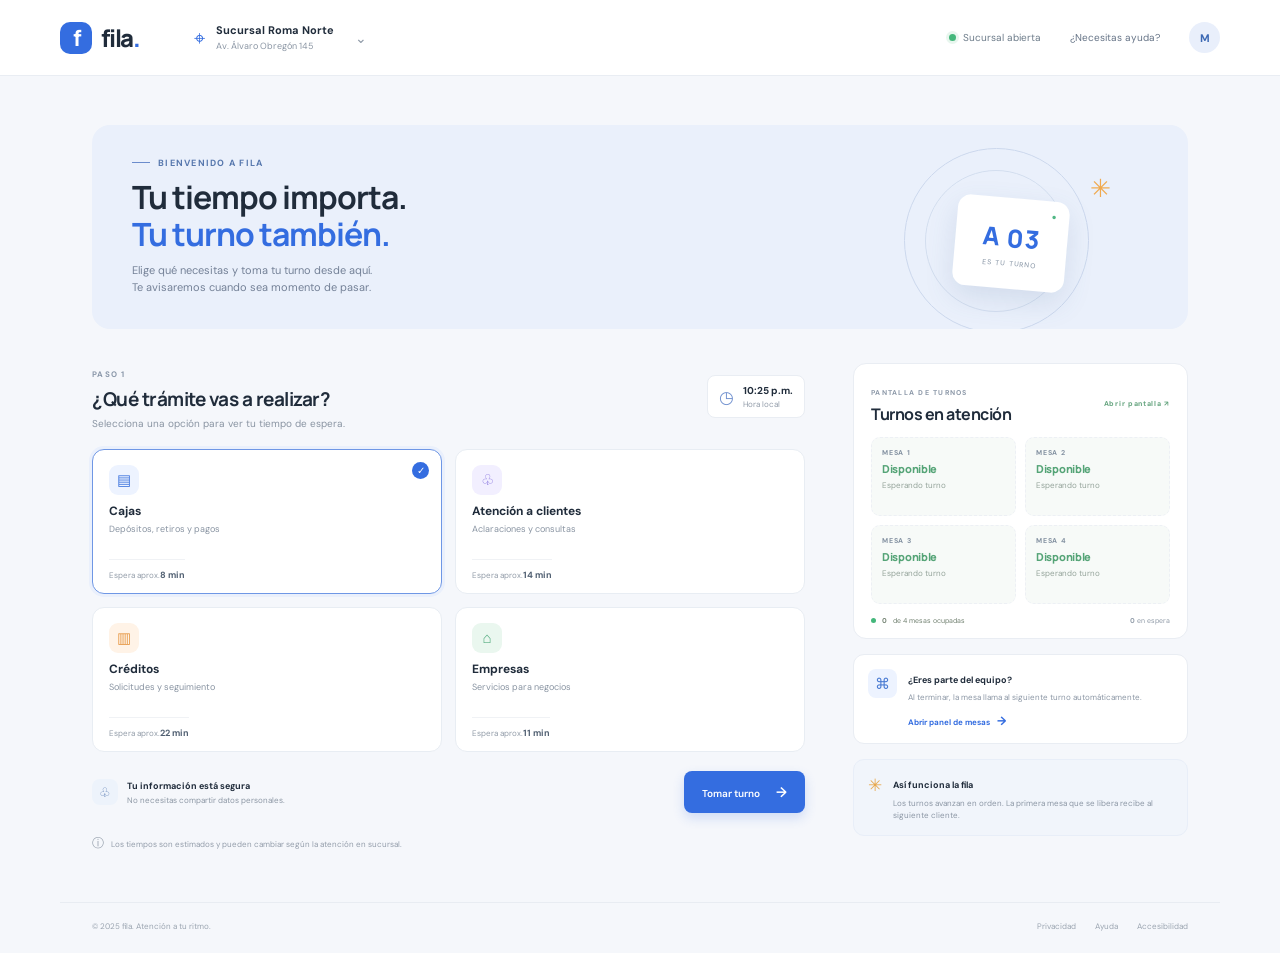
<file: index.html>
<!doctype html>
<html lang="es">
<head>
  <meta charset="utf-8"><meta name="viewport" content="width=device-width,initial-scale=1"><meta name="theme-color" content="#f5f7fb">
  <title>Fila — turnos sin filas</title>
  <link rel="preconnect" href="https://fonts.googleapis.com"><link rel="preconnect" href="https://fonts.gstatic.com" crossorigin><link href="https://fonts.googleapis.com/css2?family=DM+Sans:wght@400;500;600;700&family=Manrope:wght@400;500;600;700;800&display=swap" rel="stylesheet"><link rel="stylesheet" href="styles.css">
</head>
<body>
  <header class="topbar"><a class="brand" href="#"><span class="brand-icon">f</span>fila<span class="brand-period">.</span></a><div class="branch"><span class="branch-pin">⌖</span><div><b>Sucursal Roma Norte</b><small>Av. Álvaro Obregón 145</small></div><button aria-label="Cambiar sucursal">⌄</button></div><div class="top-right"><span class="open-status"><i></i> Sucursal abierta</span><button class="help-button" id="helpBtn">¿Necesitas ayuda?</button><div class="avatar">M</div></div></header>
  <main>
    <section class="welcome"><div><div class="eyebrow"><span></span> BIENVENIDO A FILA</div><h1>Tu tiempo importa.<br><em>Tu turno también.</em></h1><p>Elige qué necesitas y toma tu turno desde aquí.<br>Te avisaremos cuando sea momento de pasar.</p></div><div class="welcome-art" aria-hidden="true"><div class="art-ring ring-a"></div><div class="art-ring ring-b"></div><div class="art-card"><span>●</span><b>A 03</b><small>ES TU TURNO</small></div><div class="art-spark">✳</div></div></section>
    <section class="content-grid"><div class="left-column"><div class="section-title"><div><span class="step-label">PASO 1</span><h2>¿Qué trámite vas a realizar?</h2><p>Selecciona una opción para ver tu tiempo de espera.</p></div><div class="today"><span>◷</span><div><b id="currentTime">--:--</b><small>Hora local</small></div></div></div>
      <div class="service-grid" id="serviceGrid"><button class="service-card selected" data-service="Cajas" data-prefix="C" data-wait="8"><span class="service-icon blue">▤</span><span class="service-name">Cajas</span><span class="service-description">Depósitos, retiros y pagos</span><span class="service-footer"><span>Espera aprox.</span><b>8 min</b></span></button><button class="service-card" data-service="Atención a clientes" data-prefix="A" data-wait="14"><span class="service-icon violet">♧</span><span class="service-name">Atención a clientes</span><span class="service-description">Aclaraciones y consultas</span><span class="service-footer"><span>Espera aprox.</span><b>14 min</b></span></button><button class="service-card" data-service="Créditos" data-prefix="R" data-wait="22"><span class="service-icon orange">▥</span><span class="service-name">Créditos</span><span class="service-description">Solicitudes y seguimiento</span><span class="service-footer"><span>Espera aprox.</span><b>22 min</b></span></button><button class="service-card" data-service="Empresas" data-prefix="E" data-wait="11"><span class="service-icon green">⌂</span><span class="service-name">Empresas</span><span class="service-description">Servicios para negocios</span><span class="service-footer"><span>Espera aprox.</span><b>11 min</b></span></button></div>
      <div class="take-row"><div class="secure-note"><span>♧</span><div><b>Tu información está segura</b><small>No necesitas compartir datos personales.</small></div></div><button class="take-button" id="takeTurn">Tomar turno <span>→</span></button></div>
      <section class="ticket-panel hidden" id="ticketPanel"><div class="ticket-check">✓</div><div class="ticket-copy"><span class="step-label" id="ticketStatus">TU TURNO ESTÁ LISTO</span><h3 id="ticketHeading">Ya estás en la fila.</h3><p id="ticketMessage">Quédate donde estás; puedes seguir el avance en esta pantalla.</p><p id="ticketCountMessage">Tienes 1 turno activo en esta página.</p></div><div class="ticket-number"><small>Tu número</small><strong id="ticketNumber">1</strong><span id="ticketService">Cajas</span></div><div class="ticket-wait"><span>◷</span><b id="ticketWait">En espera</b><small id="ticketDesk">Turno en fila</small></div><button class="cancel-ticket" id="cancelTicket" aria-label="Cancelar turno">×</button></section>
      <div class="footnote"><span>ⓘ</span> Los tiempos son estimados y pueden cambiar según la atención en sucursal.</div>
    </div>
    <aside class="right-column"><div class="now-card"><div class="now-header"><div><span class="eyebrow">PANTALLA DE TURNOS</span><h2>Turnos en atención</h2></div><a class="live display-link" href="pantalla.html" target="_blank">Abrir pantalla ↗</a></div><div class="desk-board" id="deskBoard" aria-live="polite"></div><div class="queue-footer"><span><i></i> <b id="busyCount">0</b> de 4 mesas ocupadas</span><span><b id="waitingCount">0</b> en espera</span></div></div><div class="admin-card"><div class="admin-icon">⌘</div><div><b>¿Eres parte del equipo?</b><p>Al terminar, la mesa llama al siguiente turno automáticamente.</p><button id="adminBtn">Abrir panel de mesas <span>→</span></button></div></div><div class="tip-card"><span class="tip-icon">✳</span><div><b>Así funciona la fila</b><p>Los turnos avanzan en orden. La primera mesa que se libera recibe al siguiente cliente.</p></div></div></aside></section>
  </main><footer><span>© 2025 fila. Atención a tu ritmo.</span><div><a href="#privacidad">Privacidad</a><a href="#ayuda">Ayuda</a><a href="#accesibilidad">Accesibilidad</a></div></footer>
  <dialog id="adminDialog" class="dialog"><form method="dialog"><button class="close-dialog" aria-label="Cerrar">×</button><span class="step-label">PANEL DE ATENCIÓN · DEMO</span><h2>Control de mesas</h2><p>Al terminar una atención, la mesa queda libre y recibe automáticamente al primer turno en espera.</p><div class="admin-queues" id="adminDeskList"></div></form></dialog>
  <div class="toast" id="toast" role="status" aria-live="polite"></div><script src="app.js"></script>
</body></html>
</file>
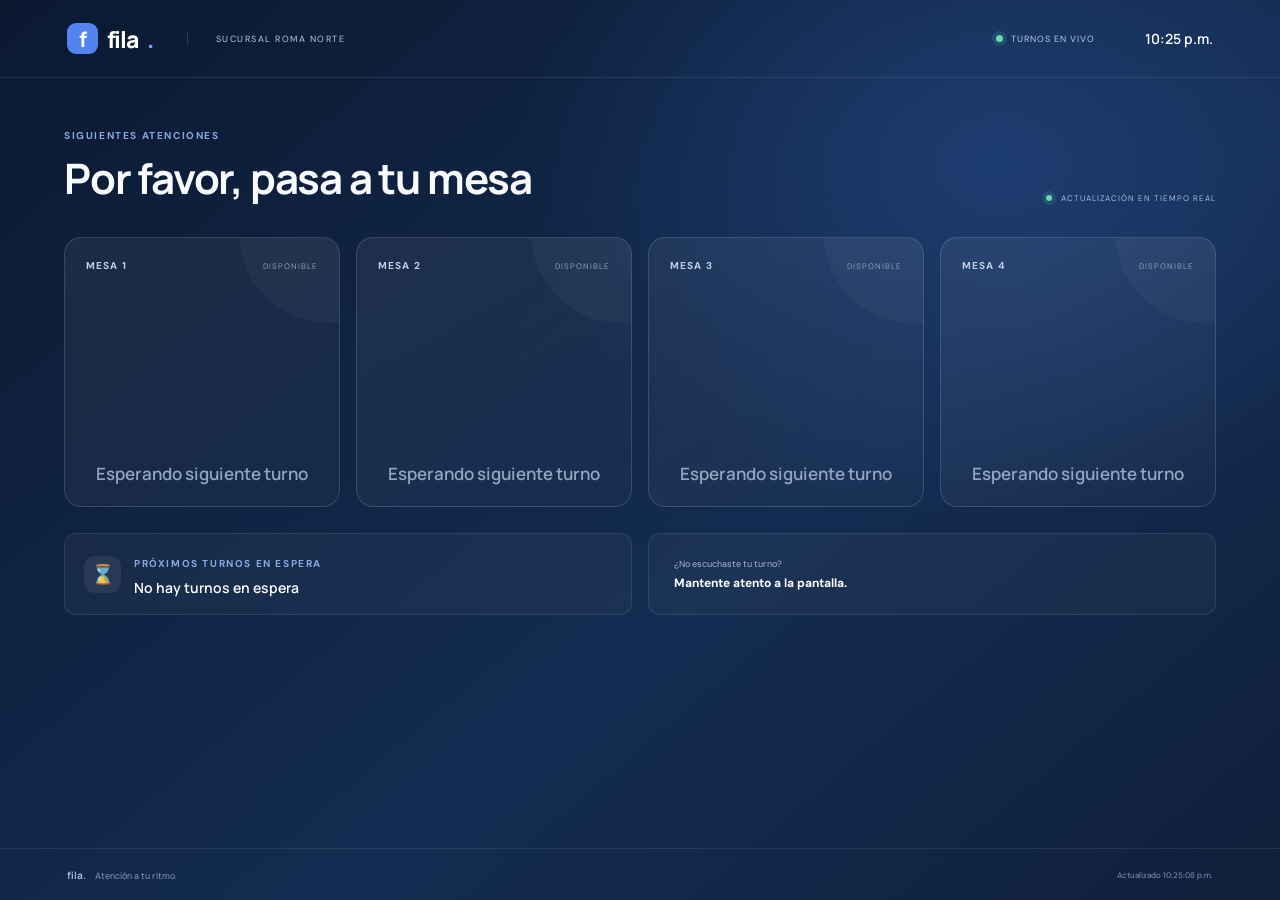
<file: pantalla.html>
<!doctype html>
<html lang="es">
<head><meta charset="utf-8"><meta name="viewport" content="width=device-width,initial-scale=1"><meta name="theme-color" content="#102448"><title>Fila — Pantalla de turnos</title><link rel="preconnect" href="https://fonts.googleapis.com"><link rel="preconnect" href="https://fonts.gstatic.com" crossorigin><link href="https://fonts.googleapis.com/css2?family=DM+Sans:wght@400;500;600;700&family=Manrope:wght@400;500;600;700;800&display=swap" rel="stylesheet"><link rel="stylesheet" href="pantalla.css"></head>
<body><header><a class="brand" href="index.html"><span class="brand-icon">f</span>fila<span class="dot">.</span></a><div class="branch-name">SUCURSAL ROMA NORTE</div><div class="live"><i></i> TURNOS EN VIVO</div><time id="clock">--:--</time></header><main><div class="heading"><div><span class="eyebrow">SIGUIENTES ATENCIONES</span><h1>Por favor, pasa a tu mesa</h1></div><div class="now-label"><i></i> ACTUALIZACIÓN EN TIEMPO REAL</div></div><section class="desk-grid" id="publicDesks" aria-live="polite"></section><section class="bottom"><div class="next-turn"><div class="next-icon">⌛</div><div><span class="eyebrow">PRÓXIMOS TURNOS EN ESPERA</span><div class="waiting-list" id="waitingList">No hay turnos en espera</div></div></div><div class="reminder"><span>¿No escuchaste tu turno?</span><b>Mantente atento a la pantalla.</b></div></section></main><footer><span>fila<span class="dot">.</span> <small>Atención a tu ritmo.</small></span><span id="updated">Esperando actualización…</span></footer><script src="pantalla.js"></script></body></html>
</file>
<file: styles.css>
:root{--ink:#202c3b;--muted:#788595;--blue:#346de0;--blue-dark:#265cc8;--bg:#f5f7fb;--line:#e9edf3;--serif:'Manrope',sans-serif;--sans:'DM Sans',sans-serif}*{box-sizing:border-box}body{margin:0;background:var(--bg);color:var(--ink);font:14px var(--sans)}button,a{font:inherit}button{cursor:pointer}a{text-decoration:none;color:inherit}.topbar{height:76px;background:#fff;border-bottom:1px solid var(--line);display:flex;align-items:center;padding:0 max(calc((100% - 1160px)/2),32px);gap:54px}.brand{font:800 24px var(--serif);letter-spacing:-1.2px;display:flex;align-items:center;gap:9px}.brand-icon{width:32px;height:32px;border-radius:10px;background:var(--blue);color:white;display:grid;place-items:center;font-size:22px}.brand-period{color:var(--blue);margin-left:-9px}.branch{display:flex;align-items:center;gap:11px}.branch-pin{color:var(--blue);font-size:20px}.branch div{display:grid;gap:3px}.branch b{font-size:11px;font-weight:700}.branch small{font-size:9px;color:#8b96a4}.branch button{border:0;background:transparent;color:#8e99a7;margin-left:4px}.top-right{margin-left:auto;display:flex;align-items:center;gap:23px}.open-status{font-size:10px;color:#6c7b89;display:flex;align-items:center;gap:7px}.open-status i,.live i,.queue-footer i{width:7px;height:7px;background:#44b77b;border-radius:50%;box-shadow:0 0 0 3px #e8f6ee}.help-button{font-size:10px;color:#657386;border:0;background:transparent}.avatar{height:31px;width:31px;background:#e9effb;color:#3c69b4;display:grid;place-items:center;border-radius:50%;font-weight:700;font-size:11px}main{max-width:1160px;margin:0 auto;padding:49px 32px 32px}.welcome{height:204px;background:#eaf0fb;border-radius:18px;position:relative;overflow:hidden;padding:30px 40px;display:flex;align-items:center;justify-content:space-between}.eyebrow,.step-label{font-size:9px;font-weight:700;letter-spacing:1.25px;color:#6b7d96}.welcome .eyebrow{display:flex;align-items:center;gap:8px;color:#5677ad}.welcome .eyebrow span{width:18px;height:1px;background:#6b8ccc}.welcome h1{font:700 32px/1.17 var(--serif);letter-spacing:-1px;margin:10px 0 8px}.welcome h1 em{font-style:normal;color:var(--blue)}.welcome p{color:#748197;font-size:11px;line-height:1.6;margin:0}.welcome-art{position:relative;width:240px;height:184px;margin-right:32px}.art-ring{border:1px solid #ccd8ed;position:absolute;border-radius:50%;width:185px;height:185px;top:13px;left:28px}.ring-b{width:142px;height:142px;top:35px;left:49px;border-color:#d3deef}.art-card{position:absolute;left:79px;top:63px;width:112px;height:91px;background:white;border-radius:13px;box-shadow:0 11px 28px #4d6c9d26;display:flex;flex-direction:column;align-items:center;justify-content:center;gap:4px;transform:rotate(5deg)}.art-card span{position:absolute;top:10px;right:13px;color:#51b785;font-size:8px}.art-card b{font:800 25px var(--serif);color:var(--blue);letter-spacing:1px}.art-card small{font-size:7px;color:#8290a1;letter-spacing:1px}.art-spark{position:absolute;right:5px;top:37px;color:#f0a94e;font-size:25px}.content-grid{display:grid;grid-template-columns:minmax(0,1fr) 335px;gap:48px;margin-top:34px}.section-title{display:flex;align-items:center;justify-content:space-between;margin-bottom:19px}.section-title h2,.now-header h2{font:700 19px var(--serif);letter-spacing:-.5px;margin:5px 0 5px}.section-title p{font-size:10px;color:#8994a2;margin:0}.step-label{font-size:8px;color:#8a97a9}.today{display:flex;align-items:center;gap:9px;padding:8px 11px;border:1px solid var(--line);background:#fff;border-radius:8px}.today>span{font-size:17px;color:#7191cf}.today div{display:grid;gap:2px}.today b{font-size:10px}.today small{font-size:8px;color:#929ca9}.service-grid{display:grid;grid-template-columns:1fr 1fr;gap:13px}.service-card{position:relative;text-align:left;border:1px solid #e8edf3;border-radius:12px;background:#fff;padding:15px 16px 12px;min-height:145px;display:flex;flex-direction:column;transition:.18s;color:var(--ink)}.service-card:hover{border-color:#a8bee8;transform:translateY(-2px);box-shadow:0 7px 18px #2739540a}.service-card.selected{border:1.5px solid #6f97e5;box-shadow:0 0 0 3px #eaf0fc}.service-card.selected:after{content:'✓';position:absolute;right:12px;top:12px;width:17px;height:17px;border-radius:50%;background:var(--blue);color:white;display:grid;place-items:center;font-size:10px}.service-icon{height:30px;width:30px;border-radius:9px;display:grid;place-items:center;font-size:15px;margin-bottom:8px}.service-icon.blue{background:#edf3ff;color:#3f75de}.service-icon.violet{background:#f2efff;color:#8976df}.service-icon.orange{background:#fff3e7;color:#e69743}.service-icon.green{background:#eaf7ef;color:#4ca879}.service-name{font-size:12px;font-weight:700}.service-description{font-size:9px;color:#8994a2;margin-top:4px}.service-footer{display:flex;align-items:center;justify-content:space-between;border-top:1px solid #f0f2f5;margin-top:auto;padding-top:9px;font-size:8px;color:#929ca8}.service-footer b{font-size:9px;color:#516072}.take-row{display:flex;align-items:center;justify-content:space-between;margin-top:19px}.secure-note{display:flex;align-items:center;gap:9px}.secure-note>span{width:26px;height:26px;border-radius:8px;background:#edf3fb;color:#6282b7;display:grid;place-items:center;font-size:13px}.secure-note div{display:grid;gap:3px}.secure-note b{font-size:9px}.secure-note small{font-size:8px;color:#8c97a4}.take-button,.call-next{background:var(--blue);border:0;color:white;border-radius:8px;padding:12px 18px;font-weight:600;font-size:10px;box-shadow:0 5px 12px #346de032}.take-button:hover,.call-next:hover{background:var(--blue-dark)}.take-button span,.call-next span{font-size:14px;margin-left:14px}.footnote{display:flex;align-items:center;gap:7px;font-size:8px;color:#939daa;margin-top:22px}.footnote span{font-size:12px}.right-column{display:flex;flex-direction:column;gap:15px}.now-card{background:white;border:1px solid var(--line);border-radius:13px;padding:17px 17px 13px}.now-header{display:flex;align-items:center;justify-content:space-between;margin-bottom:7px}.now-header .eyebrow{font-size:7px;color:#8c98a8}.now-header h2{font-size:16px;margin:4px 0 0}.live{display:flex;align-items:center;gap:6px;font-size:7px;color:#63a37d;letter-spacing:.7px;font-weight:700}.live i{width:5px;height:5px;box-shadow:0 0 0 2px #e8f6ee}.counter-row{display:flex;align-items:center;gap:11px;padding:12px 0;border-bottom:1px solid #f0f2f5}.counter-number{font:800 13px var(--serif);color:#346de0;background:#eff4ff;border-radius:7px;padding:8px 7px;min-width:54px;text-align:center}.counter-detail{display:grid;gap:4px;flex:1}.counter-detail span{font-size:9px;font-weight:600}.counter-detail small{font-size:8px;color:#929daa}.counter-arrow{color:#9aa5b3;font-size:12px}.queue-footer{display:flex;justify-content:space-between;padding-top:12px;font-size:7px;color:#8f9aa7}.queue-footer>span:first-child{display:flex;align-items:center;gap:6px;color:#718070}.queue-footer i{width:5px;height:5px;box-shadow:none}.admin-card,.tip-card{display:flex;align-items:flex-start;gap:11px;background:#fff;border:1px solid var(--line);border-radius:11px;padding:14px}.admin-icon{height:29px;width:29px;flex:none;border-radius:8px;background:#edf3ff;display:grid;place-items:center;color:#4779d2;font-size:15px}.admin-card b,.tip-card b{font-size:9px}.admin-card p,.tip-card p{font-size:8px;color:#8b96a4;margin:5px 0 9px}.admin-card button{border:0;padding:0;background:none;color:#346de0;font-size:8px;font-weight:700}.admin-card button span{font-size:12px;margin-left:5px}.tip-card{background:#f1f5fb;border-color:#e8eef8}.tip-icon{color:#e7a74b;font-size:17px}.tip-card p{line-height:1.5;margin-bottom:0}.ticket-panel{position:relative;margin-top:23px;padding:17px;border:1px solid #cfe9d9;background:#f2fbf5;border-radius:12px;display:flex;align-items:center;gap:13px}.ticket-panel.hidden{display:none}.ticket-check{flex:none;border-radius:50%;width:28px;height:28px;display:grid;place-items:center;background:#4cac77;color:#fff;font-weight:700}.ticket-copy{flex:1}.ticket-copy h3{font:700 15px var(--serif);margin:5px 0}.ticket-copy p{font-size:8px;color:#7d8d82;margin:0}.ticket-number,.ticket-wait{display:flex;flex-direction:column;align-items:center;gap:3px;padding:0 12px;border-left:1px solid #dcefe3}.ticket-number small,.ticket-wait small{font-size:7px;color:#829287}.ticket-number strong{font:800 18px var(--serif);color:#367b55}.ticket-number span{font-size:8px;color:#74857a}.ticket-wait span{font-size:13px;color:#4c9a6a}.ticket-wait b{font-size:12px;color:#397a54}.cancel-ticket{position:absolute;right:5px;top:4px;border:0;background:none;color:#96a59b;font-size:17px}footer{max-width:1160px;margin:18px auto 0;padding:18px 32px 22px;border-top:1px solid #e8ecf2;display:flex;justify-content:space-between;color:#9aa4b0;font-size:8px}footer div{display:flex;gap:19px}.toast{position:fixed;bottom:24px;left:50%;transform:translate(-50%,20px);opacity:0;background:#202c3b;color:#fff;padding:12px 18px;border-radius:8px;font-size:11px;box-shadow:0 8px 25px #0002;transition:.25s;pointer-events:none;z-index:5}.toast.show{opacity:1;transform:translate(-50%,0)}.dialog{border:0;border-radius:15px;padding:27px;width:min(425px,calc(100vw - 32px));background:#fff;color:var(--ink);box-shadow:0 20px 70px #12213b40}.dialog::backdrop{background:#202c3b73;backdrop-filter:blur(2px)}.dialog form{position:relative}.close-dialog{position:absolute;right:0;top:-12px;font-size:24px;border:0;background:none;color:#9aa4af}.dialog h2{font:700 22px var(--serif);margin:8px 0}.dialog form>p{font-size:10px;color:#8290a0;margin:0 0 17px}.admin-queues{border:1px solid var(--line);border-radius:9px;overflow:hidden}.admin-queues div{display:grid;grid-template-columns:1fr auto;gap:4px 12px;padding:11px;border-bottom:1px solid var(--line)}.admin-queues div:last-child{border:0}.admin-queues span{font-weight:600;font-size:10px}.admin-queues b{grid-column:2;grid-row:1/3;color:var(--blue);font:800 13px var(--serif)}.admin-queues small{font-size:8px;color:#8d98a5}.call-next{width:100%;margin-top:16px}
@media(max-width:900px){.topbar{padding:0 24px;gap:32px}main{padding:35px 24px 25px}.content-grid{grid-template-columns:minmax(0,1fr) 290px;gap:25px}.welcome-art{margin-right:0}.welcome{padding:27px 30px}}@media(max-width:700px){.topbar{height:64px;padding:0 17px;gap:18px}.branch{gap:7px}.branch b{font-size:9px}.branch small{font-size:8px}.top-right{gap:10px}.help-button{display:none}.open-status{font-size:8px}.avatar{height:28px;width:28px}main{padding:25px 17px}.welcome{height:188px;padding:23px}.welcome h1{font-size:27px}.welcome p{font-size:9px}.welcome-art{width:150px;transform:scale(.8);transform-origin:right center;margin-left:-20px}.content-grid{grid-template-columns:1fr;gap:22px;margin-top:27px}.right-column{display:grid;grid-template-columns:1fr 1fr}.now-card{grid-column:1/-1}.tip-card,.admin-card{min-height:83px}footer{padding:17px;gap:12px}footer div{gap:10px}}@media(max-width:470px){.branch-pin,.branch button,.open-status{display:none}.topbar{gap:13px}.branch{margin-left:auto}.top-right{margin-left:0}.welcome{height:174px;padding:20px}.welcome h1{font-size:24px}.welcome p{max-width:230px;font-size:8px}.welcome-art{position:absolute;right:8px;opacity:.62;transform:scale(.64);width:130px}.welcome>div:first-child{position:relative;z-index:1}.section-title{align-items:flex-start}.section-title h2{font-size:16px}.today{padding:6px 8px}.service-grid{gap:9px}.service-card{min-height:139px;padding:12px}.service-description{font-size:8px}.take-row{align-items:flex-start;gap:10px}.secure-note small{max-width:145px;line-height:1.4}.take-button{padding:12px;font-size:9px;white-space:nowrap}.take-button span{margin-left:7px}.right-column{grid-template-columns:1fr}.now-card{grid-column:auto}.ticket-panel{flex-wrap:wrap}.ticket-copy{min-width:160px}.ticket-number,.ticket-wait{border-left:0;padding:8px;border-top:1px solid #dcefe3;flex:1}.footnote{line-height:1.4}footer{font-size:7px}}
.desk-board{display:grid;grid-template-columns:1fr 1fr;gap:9px;margin-top:12px}.desk-tile{min-height:79px;border:1px solid #edf0f5;border-radius:9px;padding:10px;display:flex;flex-direction:column;gap:4px}.desk-label{font-size:7px;letter-spacing:.8px;color:#8290a0;font-weight:700}.desk-tile strong{font:800 14px var(--serif);letter-spacing:-.3px;color:#346de0}.desk-tile small{font-size:8px;color:#8491a0}.desk-tile.free{background:#f7faf8;border-style:dashed}.desk-tile.free strong{font-size:11px;color:#55a477}.desk-tile.free small{color:#94a39a}.ticket-panel.called{background:#eef9f2;border-color:#bbe1c8}.ticket-panel.called .ticket-check{background:#367e54}.admin-queues div{position:relative;grid-template-columns:1fr auto;align-items:center;padding:12px 10px 30px}.admin-queues div>span{font-size:10px}.admin-queues div>b{grid-column:2;grid-row:1;color:#346de0;font:600 9px var(--sans);max-width:120px;text-align:right}.admin-queues .finish-btn{position:absolute;bottom:6px;right:9px;border:0;background:#edf3ff;color:#346de0;border-radius:5px;padding:5px 8px;font-size:8px;font-weight:700}.admin-queues .finish-btn:disabled{background:#f1f3f5;color:#97a1ad}.admin-queues .waiting-line{grid-template-columns:1fr auto;padding:11px}.admin-queues .waiting-line b{grid-column:auto;grid-row:auto;color:#748296;font:500 9px var(--sans)}
</file>
<file: pantalla.css>
:root{--navy:#102448;--blue:#5283ee;--aqua:#7ce0c2;--muted:#a9b9d3;--paper:#f8faff;--sans:'DM Sans',sans-serif;--strong:'Manrope',sans-serif}*{box-sizing:border-box}body{margin:0;min-height:100vh;color:var(--paper);background:radial-gradient(ellipse at 78% 18%,#1d3c70 0,transparent 34%),linear-gradient(140deg,#0b1931,#132c51 60%,#101f3b);font-family:var(--sans)}header{height:78px;border-bottom:1px solid #ffffff17;display:flex;align-items:center;padding:0 5.2%;gap:34px}.brand{display:flex;align-items:center;gap:9px;color:#fff;font:800 23px var(--strong);letter-spacing:-1.2px;text-decoration:none}.brand-icon{width:31px;height:31px;border-radius:9px;background:#5283ee;display:grid;place-items:center;font-size:21px}.dot{color:#76a0ff}.branch-name{font-size:9px;letter-spacing:1.5px;color:#bac8df;border-left:1px solid #ffffff25;padding-left:28px}.live{display:flex;align-items:center;gap:8px;margin-left:auto;color:#b5c9eb;font-size:9px;letter-spacing:1px}.live i,.now-label i{width:7px;height:7px;background:#62dcad;border-radius:50%;box-shadow:0 0 0 4px #62dcad22}header time{font:600 14px var(--strong);color:#fff;margin-left:16px}.heading{display:flex;align-items:flex-end;justify-content:space-between;margin:5vh 0 34px}.eyebrow{font-size:10px;letter-spacing:1.6px;color:#89a8e4;font-weight:700}.heading h1{font:700 clamp(26px,3.4vw,42px)/1.2 var(--strong);letter-spacing:-1.2px;margin:9px 0 0}.now-label{display:flex;gap:9px;align-items:center;font-size:8px;letter-spacing:1px;color:#a9bbd8}.now-label i{width:6px;height:6px}.desk-grid{display:grid;grid-template-columns:repeat(4,1fr);gap:16px}.public-desk{min-height:270px;position:relative;overflow:hidden;border:1px solid #ffffff23;border-radius:17px;background:linear-gradient(150deg,#ffffff10,#ffffff06);padding:21px;display:flex;flex-direction:column;justify-content:space-between;transition:all .25s}.public-desk:before{content:'';position:absolute;width:180px;height:180px;right:-80px;top:-95px;border-radius:50%;background:#ffffff08}.public-desk.active{background:linear-gradient(155deg,#24497f,#1a3764);border-color:#6690e6;box-shadow:0 12px 40px #08142c66, inset 0 0 0 1px #ffffff0b}.public-desk.active:after{content:'';position:absolute;inset:0 auto 0 0;width:4px;background:#72e0bf}.desk-top{display:flex;justify-content:space-between;align-items:center;position:relative;z-index:1}.desk-name{font-size:10px;letter-spacing:1.1px;color:#c3d1e8;font-weight:700}.desk-state{font-size:8px;letter-spacing:1px;color:#8d9db7}.active .desk-state{color:#8ae2c1}.turn-call{text-align:center;position:relative;z-index:1}.turn-call small{font-size:9px;letter-spacing:1.1px;color:#aec0dd}.turn-call strong{display:block;font:800 clamp(36px,5vw,59px)/1.15 var(--strong);letter-spacing:-2px;margin:8px 0;color:#fff}.active .turn-call strong{color:#91e5c8}.turn-service{font-size:10px;color:#c5d2e5}.free-call{font:600 17px var(--strong);color:#91a4c2}.bottom{margin-top:26px;display:grid;grid-template-columns:1fr 1fr;gap:16px}.next-turn,.reminder{border:1px solid #ffffff18;border-radius:12px;background:#ffffff09;padding:16px 19px;display:flex;align-items:center;gap:13px;min-height:82px}.next-icon{width:37px;height:37px;border-radius:11px;background:#ffffff12;display:grid;place-items:center;font-size:19px;color:#92aff0}.waiting-list{font:600 14px var(--strong);margin-top:6px;color:#fff}.reminder{align-items:flex-start;justify-content:center;flex-direction:column;gap:5px;padding-left:25px}.reminder span{font-size:9px;color:#a9bbd8}.reminder b{font-size:12px;color:#fff}main{width:min(1280px,90%);margin:0 auto}footer{position:fixed;bottom:0;left:0;right:0;height:52px;border-top:1px solid #ffffff16;padding:0 5.2%;display:flex;align-items:center;justify-content:space-between;color:#a8bad7;font:700 10px var(--strong)}footer small{font:400 9px var(--sans);color:#879ab9;margin-left:7px}footer>span:last-child{font:400 8px var(--sans);color:#8295b4}@media(max-width:900px){main{width:92%}.desk-grid{grid-template-columns:repeat(2,1fr)}.public-desk{min-height:210px}.heading{margin:4vh 0 25px}}@media(max-width:560px){header{height:62px;padding:0 17px;gap:14px}.brand{font-size:20px}.brand-icon{height:28px;width:28px;font-size:19px}.branch-name{font-size:7px;padding-left:13px;letter-spacing:.8px}.live{font-size:0;margin-left:auto}.live i{width:7px;height:7px}.live:after{content:'EN VIVO';font-size:7px}header time{font-size:11px;margin-left:0}main{width:auto;margin:0 16px}.heading{align-items:flex-start;flex-direction:column;gap:13px;margin:25px 0 18px}.heading h1{font-size:25px}.eyebrow{font-size:8px}.now-label{font-size:7px}.desk-grid{gap:9px}.public-desk{min-height:160px;padding:13px;border-radius:12px}.desk-name{font-size:8px}.desk-state{font-size:7px}.turn-call strong{font-size:32px}.turn-call small,.turn-service{font-size:8px}.free-call{font-size:13px}.bottom{grid-template-columns:1fr;gap:9px;margin-top:14px}.next-turn,.reminder{min-height:64px;padding:12px}.reminder{padding-left:15px}footer{height:42px;padding:0 17px}}
</file>
